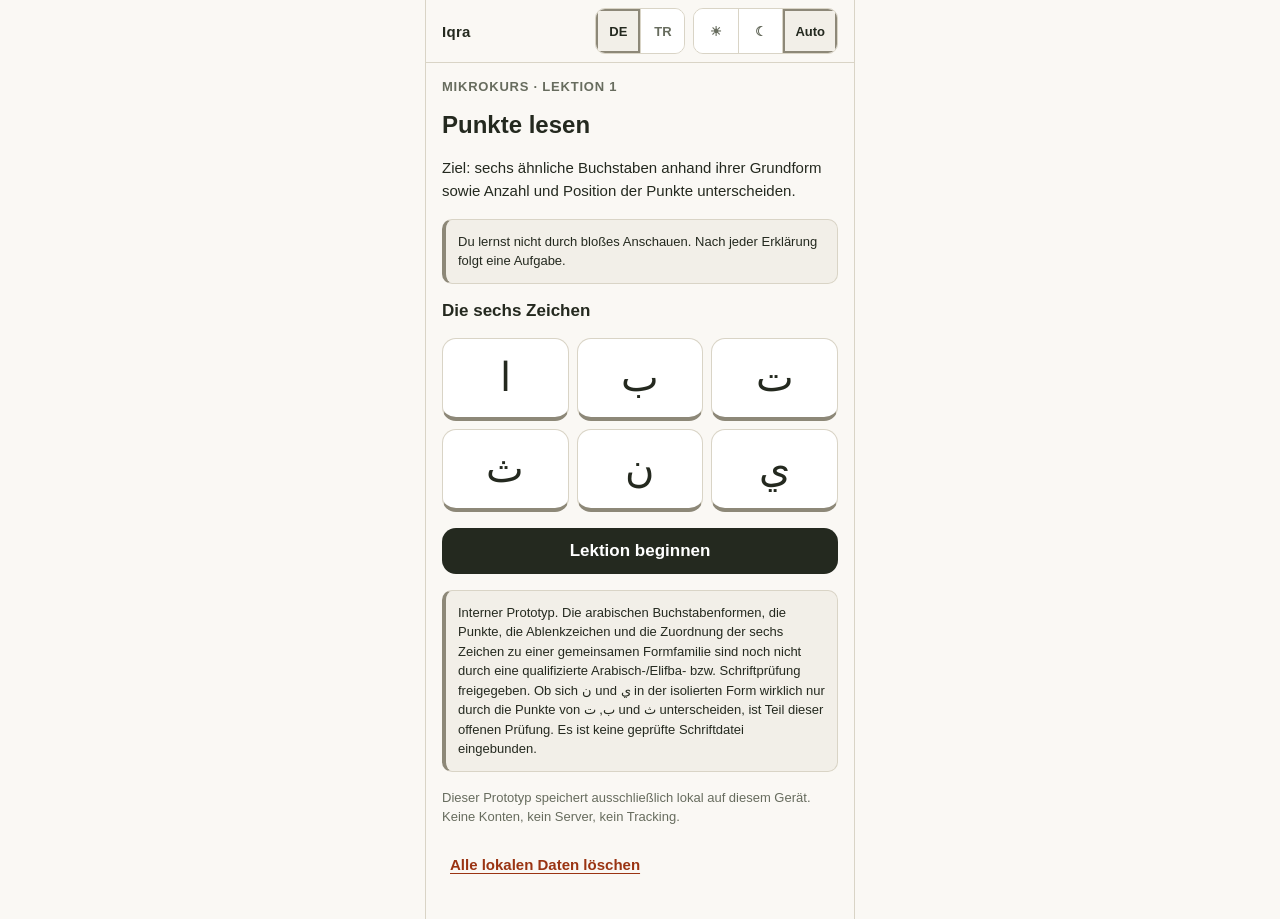
<file: index.html>
<!DOCTYPE html>
<html lang="de">
<head>
<meta charset="UTF-8">
<meta name="viewport" content="width=device-width, initial-scale=1, viewport-fit=cover">
<title>Iqra – Mikrokurs: Punkte unterscheiden</title>
<link rel="stylesheet" href="styles.css">
</head>
<body>
<div class="app-shell" id="app-shell">

  <header class="topbar">
    <p class="topbar-brand">Iqra</p>
    <button class="link-btn" id="btn-to-overview" hidden data-i18n="common.overview">Übersicht</button>
    <div class="seg" id="seg-lang" role="group" aria-label="Sprache / Dil">
      <button class="seg-btn" data-lang="de" aria-pressed="true">DE</button>
      <button class="seg-btn" data-lang="tr" aria-pressed="false">TR</button>
    </div>
    <div class="seg" id="seg-theme" role="group" aria-label="Theme">
      <button class="seg-btn" data-theme-choice="light" aria-pressed="false" data-i18n="theme.light" data-i18n-attr="aria-label" aria-label="Hell">☀</button>
      <button class="seg-btn" data-theme-choice="dark" aria-pressed="false" data-i18n="theme.dark" data-i18n-attr="aria-label" aria-label="Dunkel">☾</button>
      <button class="seg-btn" data-theme-choice="system" aria-pressed="true" data-i18n="theme.system" data-i18n-attr="aria-label" aria-label="System">Auto</button>
    </div>
  </header>

  <!-- ================= 1) Start und Lernziel ================= -->
  <section class="view active" id="view-start">
    <div class="screen">

      <div class="banner" id="nextday-offer" hidden>
        <p class="section-title" data-i18n="nextday.offerTitle">Deine Folgeprüfung ist bereit.</p>
        <p class="muted-text" data-i18n="nextday.offerText">Kurzer Block mit den Zeichen, die zuletzt am wenigsten saßen. Kein Streak, keine Strafe.</p>
        <button class="btn btn-primary" id="btn-open-nextday" data-i18n="nextday.offerCta">Folgeprüfung starten</button>
      </div>

      <p class="eyebrow" data-i18n="start.eyebrow">Mikrokurs · Lektion 1</p>
      <h1 class="view-title" data-i18n="start.title">Punkte lesen</h1>
      <p class="body-text" data-i18n="start.goal">Ziel: sechs ähnliche Buchstaben anhand ihrer Grundform sowie Anzahl und Position der Punkte unterscheiden.</p>
      <p class="notice" data-i18n="start.method">Du lernst nicht durch bloßes Anschauen. Nach jeder Erklärung folgt eine Aufgabe.</p>

      <h2 class="section-title" data-i18n="start.setTitle">Die sechs Zeichen</h2>
      <div class="letter-cards" id="start-cards"></div>

      <button class="btn btn-primary" id="btn-start-lesson" data-i18n="start.cta">Lektion beginnen</button>
      <button class="btn btn-secondary" id="btn-restart-lesson" hidden data-i18n="start.restart">Lektion neu beginnen</button>

      <p class="notice" id="review-notice" data-i18n="notice.review">Interner Prototyp. Die arabischen Buchstabenformen, die Punkte, die Ablenkzeichen und die Zuordnung der sechs Zeichen zu einer gemeinsamen Formfamilie sind noch nicht durch eine qualifizierte Arabisch-/Elifba- bzw. Schriftprüfung freigegeben. Ob sich ن und ي in der isolierten Form wirklich nur durch die Punkte von ب, ت und ث unterscheiden, ist Teil dieser offenen Prüfung. Es ist keine geprüfte Schriftdatei eingebunden.</p>
      <p class="fine-print" id="storage-warning" hidden data-i18n="notice.noStorage">Dieses Gerät speichert gerade nichts lokal. Ein Ergebnis für morgen kann deshalb nicht zugesagt werden.</p>
      <p class="fine-print" data-i18n="notice.privacy">Dieser Prototyp speichert ausschließlich lokal auf diesem Gerät. Keine Konten, kein Server, kein Tracking.</p>
      <button class="link-btn link-btn-danger" id="btn-clear-data" data-i18n="notice.clear">Alle lokalen Daten löschen</button>
    </div>
  </section>

  <!-- ================= 2) Vorcheck ================= -->
  <section class="view" id="view-precheck">
    <div class="screen">
      <p class="eyebrow" data-i18n="precheck.eyebrow">Vorcheck</p>
      <div class="meter">
        <div class="meter-track"><div class="meter-fill" id="precheck-fill"></div></div>
        <span class="meter-label" id="precheck-count"></span>
      </div>
      <p class="fine-print" data-i18n="precheck.note">Ohne Rückmeldung – der Vorcheck passt nur den Einstieg an.</p>
      <div class="act">
        <h2 class="section-title" id="precheck-prompt"></h2>
        <div id="precheck-task"></div>
      </div>
      <button class="btn btn-secondary" id="btn-precheck-unknown" data-i18n="precheck.unknown">Weiß ich nicht</button>
    </div>
  </section>

  <!-- ================= 3) Interaktive Lernbühne ================= -->
  <section class="view" id="view-stage">
    <div class="screen">
      <p class="eyebrow" id="stage-section-label"></p>
      <div class="meter">
        <div class="meter-track"><div class="meter-fill" id="stage-fill"></div></div>
        <span class="meter-label" id="stage-count"></span>
      </div>

      <div class="stage" id="stage-area">
        <div class="glyph-row arabic" id="stage-char" dir="rtl" lang="ar" translate="no"></div>
        <p class="stage-caption" id="stage-caption"></p>
      </div>

      <div class="act" id="stage-act">
        <p class="act-label" data-i18n="stage.actLabel">Jetzt du</p>
        <h2 class="section-title" id="stage-prompt"></h2>
        <div id="stage-action"></div>
        <p class="feedback" id="stage-feedback" role="status" aria-live="polite" hidden></p>
      </div>

      <button class="btn btn-primary" id="btn-stage-next" data-i18n="common.next">Weiter</button>
    </div>
  </section>

  <!-- ================= 4) Adaptive Übung / Challenge / Auflösung ================= -->
  <section class="view" id="view-practice">
    <div class="screen">
      <p class="eyebrow" id="practice-mode-label"></p>
      <div class="meter">
        <div class="meter-track"><div class="meter-fill" id="practice-fill"></div></div>
        <span class="meter-label" id="practice-count"></span>
      </div>
      <p class="levelbar" id="practice-levels"></p>
      <div class="act">
        <h2 class="section-title" id="practice-prompt"></h2>
        <div id="practice-task"></div>
        <p class="feedback" id="practice-feedback" role="status" aria-live="polite" hidden></p>
      </div>
      <button class="btn btn-primary" id="btn-practice-action"></button>
    </div>
  </section>

  <!-- ================= 5) Ergebnis ================= -->
  <section class="view" id="view-result">
    <div class="screen">
      <p class="eyebrow" data-i18n="result.eyebrow">Ergebnis</p>
      <h2 class="view-title" id="result-title" tabindex="-1"></h2>
      <p class="body-text" id="result-lead"></p>
      <div class="result-summary" id="result-summary" hidden>
        <p class="section-title" id="result-weakest"></p>
        <p class="body-text" id="result-next"></p>
      </div>
      <div class="result-list" id="result-list"></div>
      <p class="muted-text" id="result-errors"></p>
      <p class="fine-print" id="result-precheck"></p>
      <p class="notice" id="result-nextday"></p>
      <button class="btn btn-primary" id="btn-result-home" data-i18n="result.cta">Zur Übersicht</button>
    </div>
  </section>

  <!-- ================= 6) Folgetagsprüfung ================= -->
  <section class="view" id="view-nextday">
    <div class="screen">
      <p class="eyebrow" data-i18n="nextday.eyebrow">Folgeprüfung</p>
      <div class="meter">
        <div class="meter-track"><div class="meter-fill" id="nextday-fill"></div></div>
        <span class="meter-label" id="nextday-count"></span>
      </div>
      <div class="act">
        <h2 class="section-title" id="nextday-prompt"></h2>
        <div id="nextday-task"></div>
        <p class="feedback" id="nextday-feedback" role="status" aria-live="polite" hidden></p>
      </div>
      <button class="btn btn-primary" id="btn-nextday-action"></button>
    </div>
  </section>

</div>
<script src="app.js"></script>
</body>
</html>
</file>
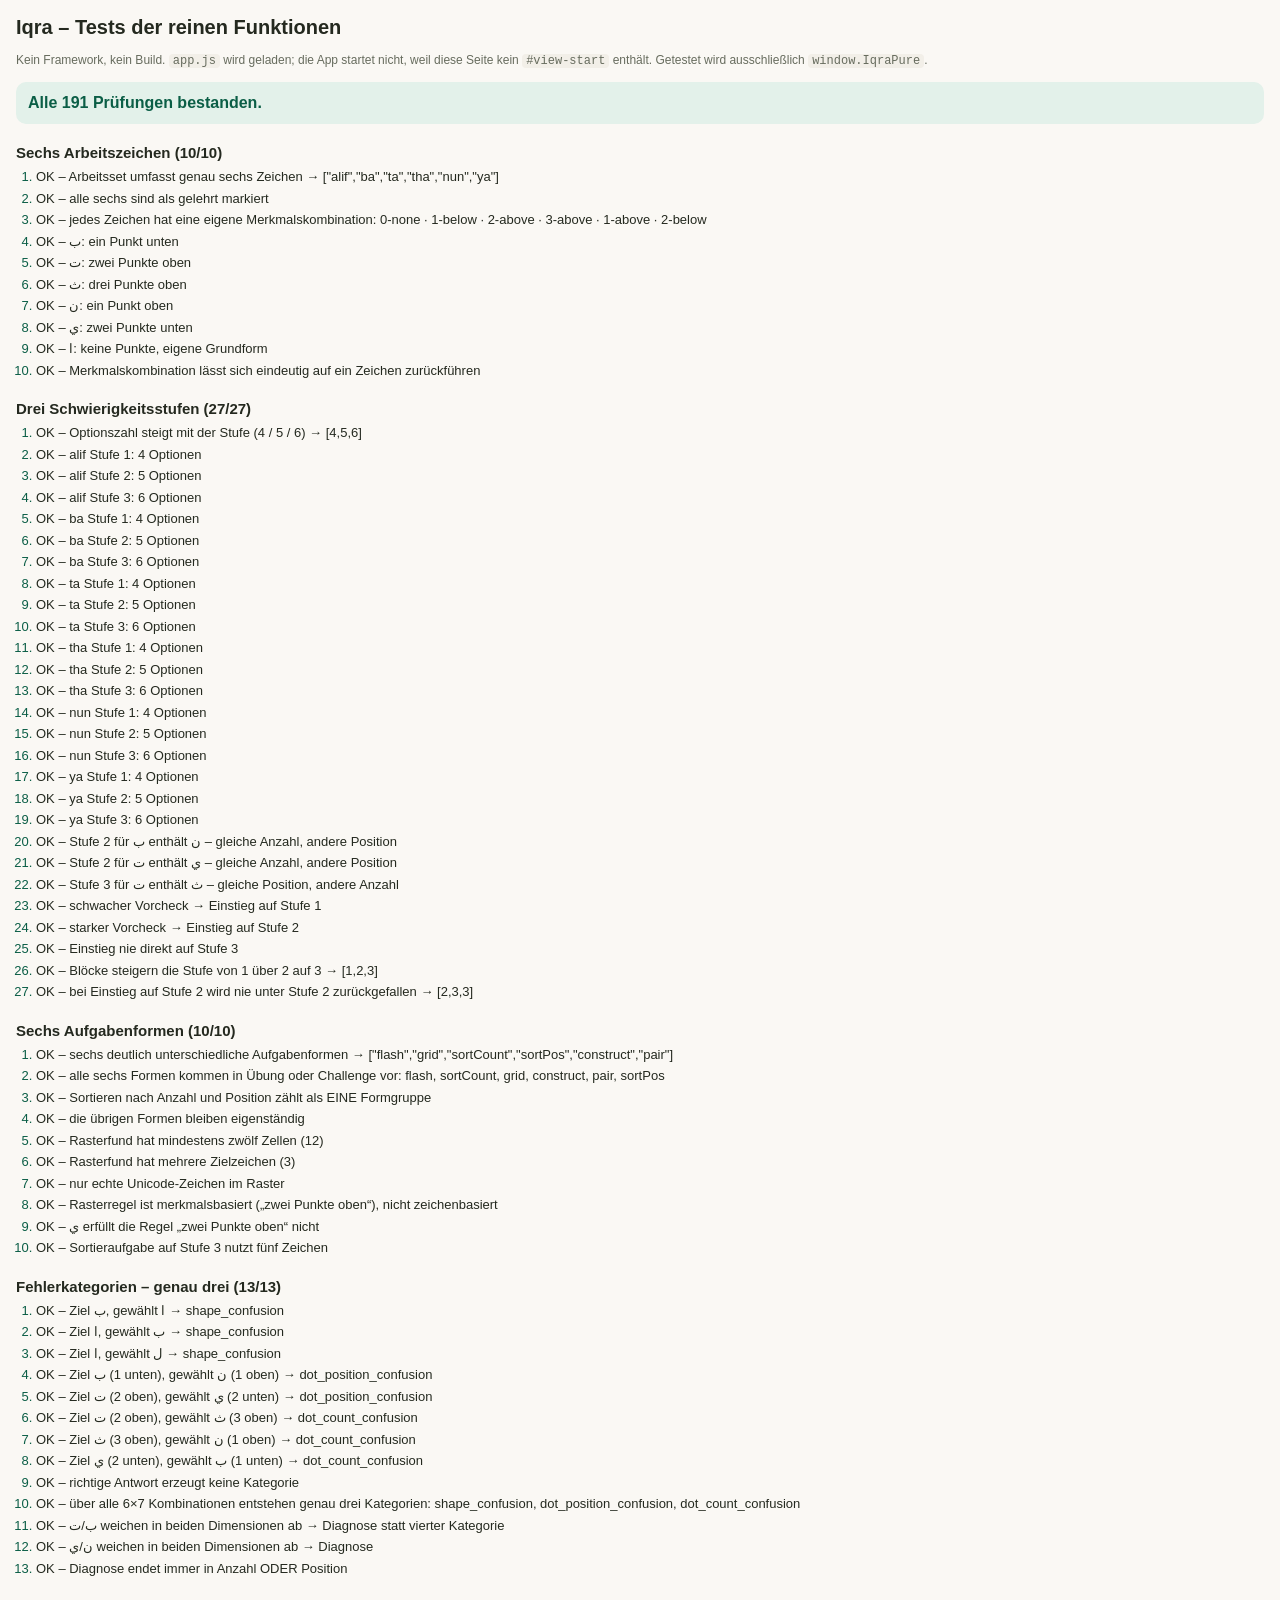
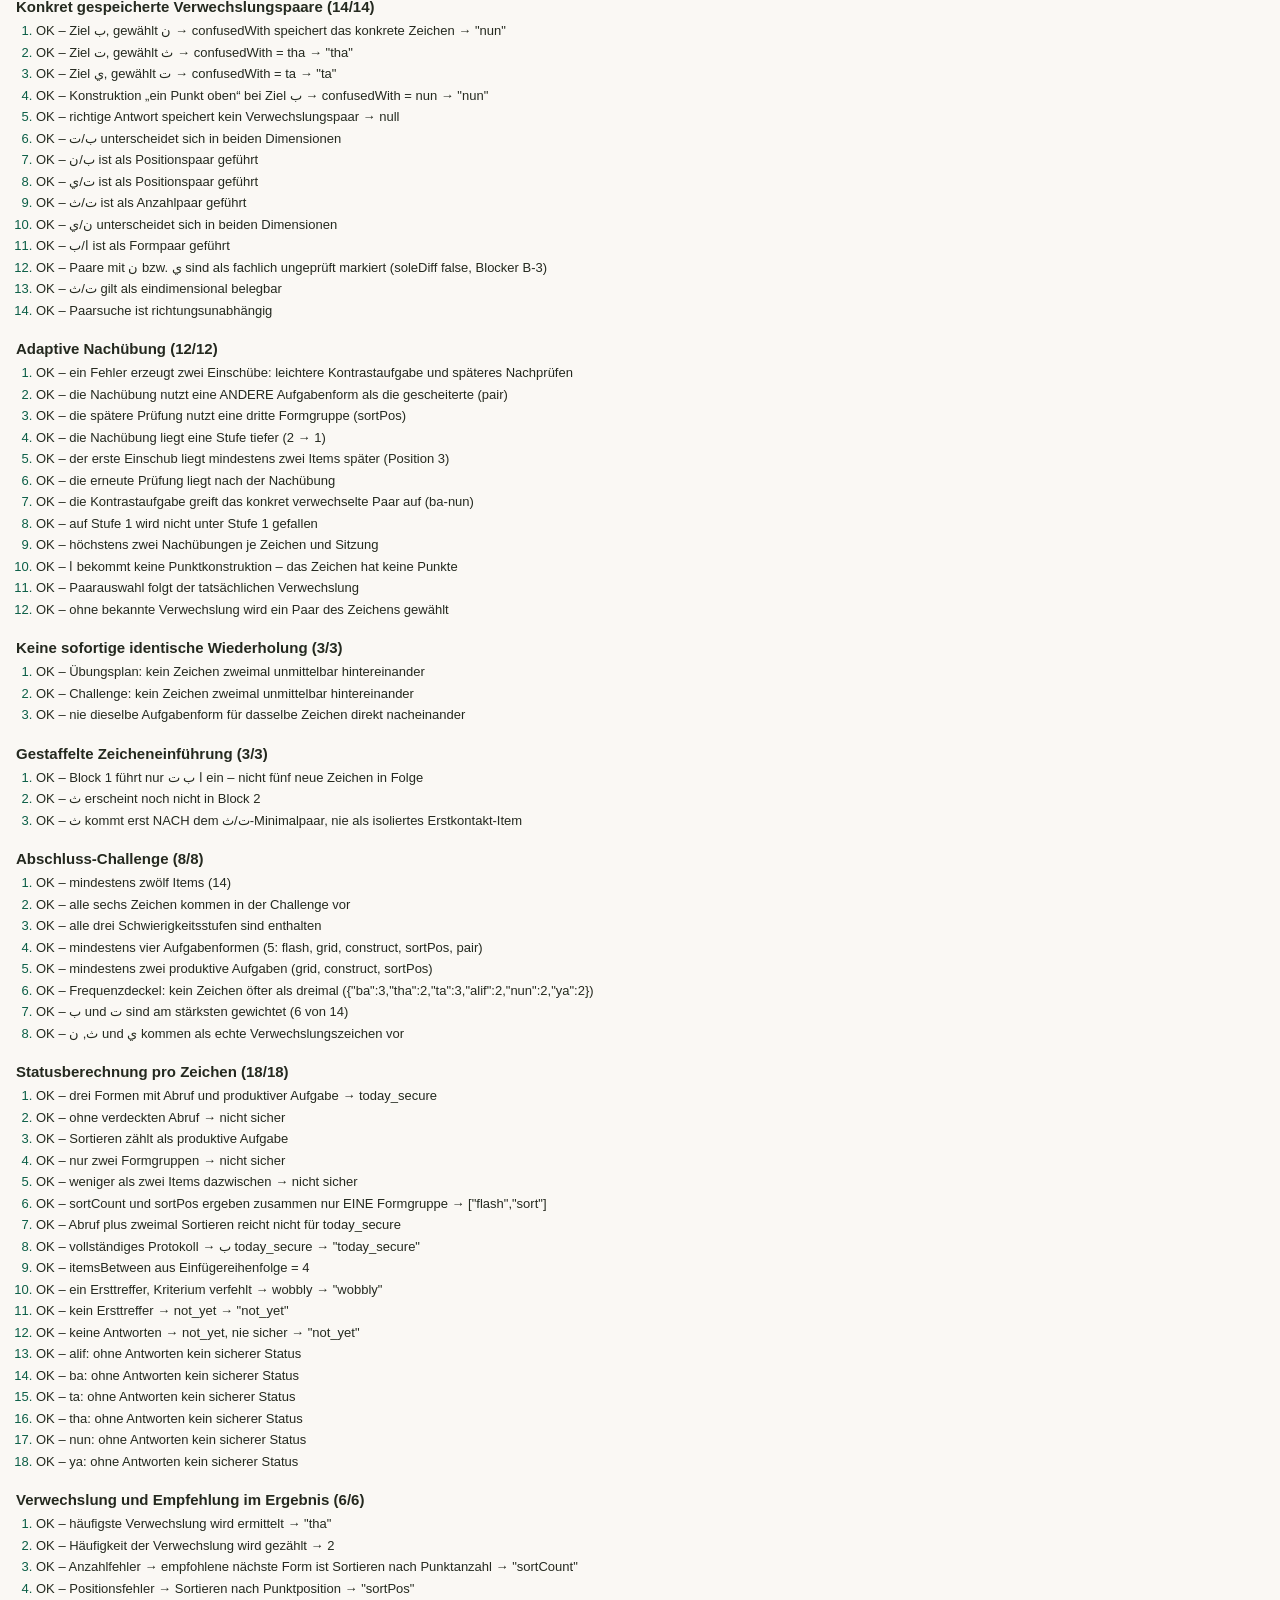
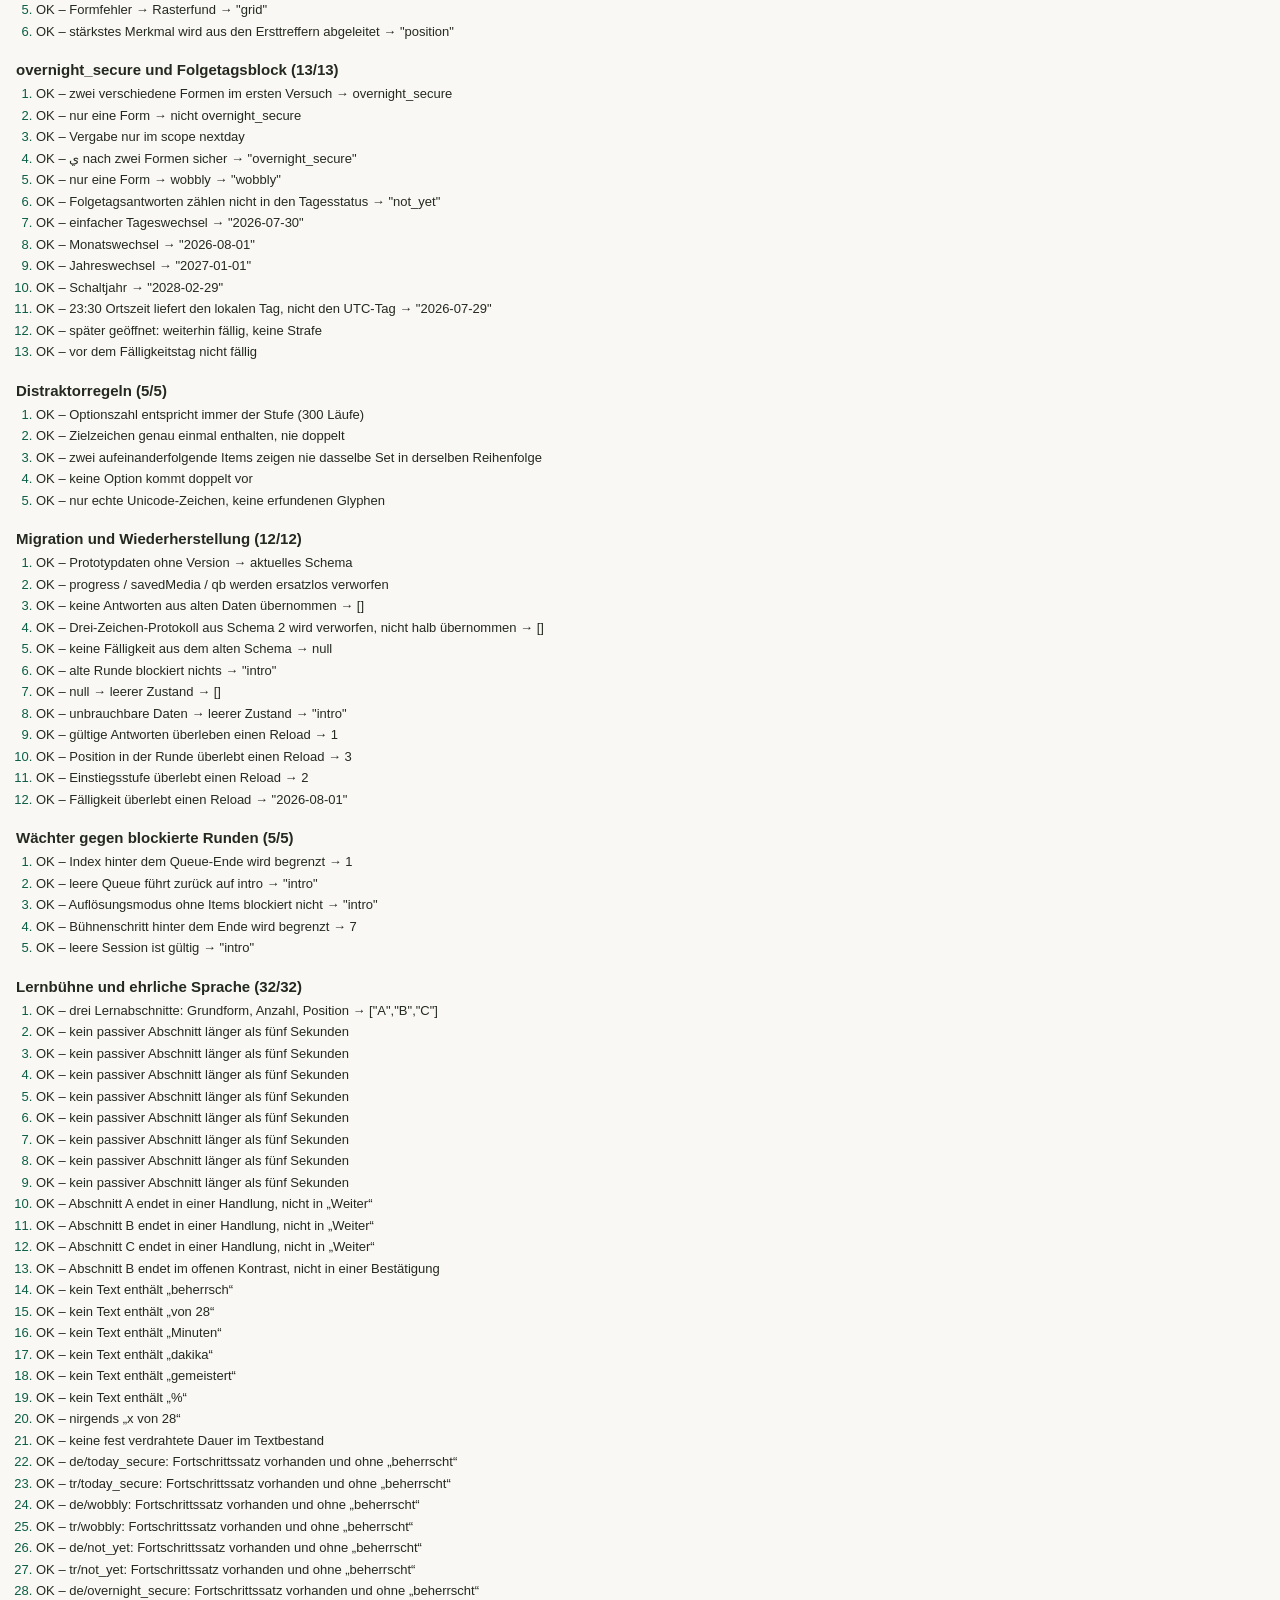
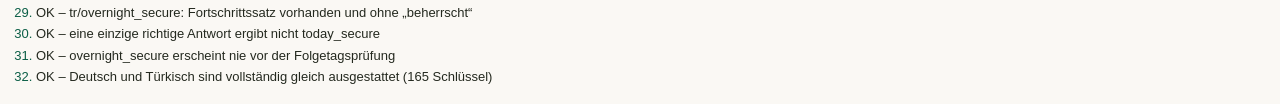
<file: tests.html>
<!DOCTYPE html>
<html lang="de">
<head>
<meta charset="UTF-8">
<meta name="viewport" content="width=device-width, initial-scale=1">
<title>Iqra – Tests der reinen Funktionen</title>
<style>
  body { font-family: -apple-system, BlinkMacSystemFont, "Segoe UI", Roboto, Helvetica, Arial, sans-serif;
         margin: 0; padding: 16px; background: #faf8f4; color: #24291f; }
  h1 { font-size: 20px; margin: 0 0 4px; }
  #summary { font-size: 16px; font-weight: 700; padding: 12px; border-radius: 10px; margin: 12px 0; }
  .pass { background: #e3f1ea; color: #0b5e46; }
  .fail { background: #f6ebe4; color: #9a3412; }
  h2 { font-size: 15px; margin: 20px 0 6px; }
  ol { margin: 0; padding-left: 20px; }
  li { font-size: 13px; line-height: 1.5; margin: 2px 0; }
  li.ok::marker { color: #0b5e46; }
  li.no { color: #9a3412; font-weight: 700; }
  code { background: #f2efe8; padding: 0 4px; border-radius: 4px; }
  p.note { font-size: 12px; color: #676c5e; line-height: 1.5; }
</style>
</head>
<body>
<h1>Iqra – Tests der reinen Funktionen</h1>
<p class="note">Kein Framework, kein Build. <code>app.js</code> wird geladen; die App startet nicht, weil
diese Seite kein <code>#view-start</code> enthält. Getestet wird ausschließlich <code>window.IqraPure</code>.</p>
<div id="summary">läuft …</div>
<div id="results"></div>

<script src="app.js"></script>
<script>
(function () {
  "use strict";
  var P = window.IqraPure;
  var groups = [], current = null, total = 0, failed = 0;

  function group(name) { current = { name: name, items: [] }; groups.push(current); }
  function ok(cond, label) { total++; if (!cond) failed++; current.items.push({ ok: !!cond, label: label }); }
  function eq(a, b, label) { ok(JSON.stringify(a) === JSON.stringify(b), label + "  → " + JSON.stringify(a)); }

  function answer(o) {
    return {
      letterId: o.letterId, taskType: o.taskType || "flash", pickKind: o.pickKind || "glyph",
      picked: o.picked, correct: !!o.correct, targetSet: o.targetSet
    };
  }
  function cls(o) { return P.classifyError(answer(o)); }
  function cat(o) { return cls(o).category; }

  function A(letterId, taskType, correct, firstTry, qid, scope, extra) {
    var a = { qid: qid, letterId: letterId, taskType: taskType, correct: correct,
              firstTry: firstTry, scope: scope || "today", level: 1, picked: "x",
              attemptNo: firstTry ? 1 : 2, ts: 0 };
    if (extra) for (var k in extra) if (Object.prototype.hasOwnProperty.call(extra, k)) a[k] = extra[k];
    return a;
  }

  /* ---------------------------------------------------------------- 1 */
  group("Sechs Arbeitszeichen");

  eq(P.TARGETS, ["alif", "ba", "ta", "tha", "nun", "ya"], "Arbeitsset umfasst genau sechs Zeichen");
  ok(P.TARGETS.every(function (id) { return P.GLYPHS[id] && P.GLYPHS[id].taught; }),
     "alle sechs sind als gelehrt markiert");
  var traits = P.TARGETS.map(function (id) { return P.traitCodeOf(id); });
  ok(new Set(traits).size === 6, "jedes Zeichen hat eine eigene Merkmalskombination: " + traits.join(" · "));
  ok(P.GLYPHS.ba.dots === 1 && P.GLYPHS.ba.pos === "below", "ب: ein Punkt unten");
  ok(P.GLYPHS.ta.dots === 2 && P.GLYPHS.ta.pos === "above", "ت: zwei Punkte oben");
  ok(P.GLYPHS.tha.dots === 3 && P.GLYPHS.tha.pos === "above", "ث: drei Punkte oben");
  ok(P.GLYPHS.nun.dots === 1 && P.GLYPHS.nun.pos === "above", "ن: ein Punkt oben");
  ok(P.GLYPHS.ya.dots === 2 && P.GLYPHS.ya.pos === "below", "ي: zwei Punkte unten");
  ok(P.GLYPHS.alif.dots === 0 && P.GLYPHS.alif.rasm === "stroke", "ا: keine Punkte, eigene Grundform");
  ok(P.letterByTrait(1, "above") === "nun" && P.letterByTrait(2, "below") === "ya",
     "Merkmalskombination lässt sich eindeutig auf ein Zeichen zurückführen");

  /* ---------------------------------------------------------------- 2 */
  group("Drei Schwierigkeitsstufen");

  var levelSizes = [1, 2, 3].map(function (lv) { return P.buildDistractors("ba", lv).length; });
  eq(levelSizes, [4, 5, 6], "Optionszahl steigt mit der Stufe (4 / 5 / 6)");
  P.TARGETS.forEach(function (id) {
    [1, 2, 3].forEach(function (lv) {
      var d = P.buildDistractors(id, lv);
      ok(d.length === lv + 3, id + " Stufe " + lv + ": " + d.length + " Optionen");
    });
  });
  ok(P.DISTRACTORS.ba[2].indexOf("nun") !== -1,
     "Stufe 2 für ب enthält ن – gleiche Anzahl, andere Position");
  ok(P.DISTRACTORS.ta[2].indexOf("ya") !== -1,
     "Stufe 2 für ت enthält ي – gleiche Anzahl, andere Position");
  ok(P.DISTRACTORS.ta[3].indexOf("tha") !== -1,
     "Stufe 3 für ت enthält ث – gleiche Position, andere Anzahl");
  ok(P.startLevelFrom([{ correct: false }, { correct: false }, { correct: false },
                       { correct: false }, { correct: false }, { correct: false }]) === 1,
     "schwacher Vorcheck → Einstieg auf Stufe 1");
  ok(P.startLevelFrom([{ correct: true }, { correct: true }, { correct: true },
                       { correct: true }, { correct: true }, { correct: true }]) === 2,
     "starker Vorcheck → Einstieg auf Stufe 2");
  ok(P.startLevelFrom([{ correct: true }, { correct: true }, { correct: true },
                       { correct: true }, { correct: true }, { correct: true }]) !== 3,
     "Einstieg nie direkt auf Stufe 3");
  eq([P.levelForBlock(1, 1), P.levelForBlock(2, 1), P.levelForBlock(3, 1)], [1, 2, 3],
     "Blöcke steigern die Stufe von 1 über 2 auf 3");
  eq([P.levelForBlock(1, 2), P.levelForBlock(2, 2), P.levelForBlock(3, 2)], [2, 3, 3],
     "bei Einstieg auf Stufe 2 wird nie unter Stufe 2 zurückgefallen");

  /* ---------------------------------------------------------------- 3 */
  group("Sechs Aufgabenformen");

  eq(P.TASK_TYPES, ["flash", "grid", "sortCount", "sortPos", "construct", "pair"],
     "sechs deutlich unterschiedliche Aufgabenformen");
  var allSpecs = P.PRACTICE_PLAN.concat(P.CHALLENGE_PLAN);
  var usedForms = [];
  allSpecs.forEach(function (s) { if (usedForms.indexOf(s.taskType) === -1) usedForms.push(s.taskType); });
  ok(usedForms.length === 6, "alle sechs Formen kommen in Übung oder Challenge vor: " + usedForms.join(", "));
  ok(P.formGroup("sortCount") === "sort" && P.formGroup("sortPos") === "sort",
     "Sortieren nach Anzahl und Position zählt als EINE Formgruppe");
  ok(P.formGroup("flash") === "flash" && P.formGroup("construct") === "construct",
     "die übrigen Formen bleiben eigenständig");

  var g12 = P.buildGrid("ta", 2);
  ok(g12.cells.length === 12, "Rasterfund hat mindestens zwölf Zellen (" + g12.cells.length + ")");
  var hits = g12.cells.filter(function (c) { return P.matchesRule(c, g12.rule); });
  ok(hits.length >= 2, "Rasterfund hat mehrere Zielzeichen (" + hits.length + ")");
  ok(g12.cells.every(function (c) { return !!P.GLYPHS[c]; }), "nur echte Unicode-Zeichen im Raster");
  ok(P.gridRuleFor("ta").key === "rule.2-above",
     "Rasterregel ist merkmalsbasiert („zwei Punkte oben“), nicht zeichenbasiert");
  ok(P.matchesRule("ta", P.gridRuleFor("ta")) && !P.matchesRule("ya", P.gridRuleFor("ta")),
     "ي erfüllt die Regel „zwei Punkte oben“ nicht");
  ok(P.buildSortItem("sortCount", 3).length === 5, "Sortieraufgabe auf Stufe 3 nutzt fünf Zeichen");

  /* ---------------------------------------------------------------- 4 */
  group("Fehlerkategorien – genau drei");

  ok(cat({ letterId: "ba", picked: "ا" }) === "shape_confusion", "Ziel ب, gewählt ا → shape_confusion");
  ok(cat({ letterId: "alif", picked: "ب" }) === "shape_confusion", "Ziel ا, gewählt ب → shape_confusion");
  ok(cat({ letterId: "alif", picked: "ل" }) === "shape_confusion", "Ziel ا, gewählt ل → shape_confusion");
  ok(cat({ letterId: "ba", picked: "ن" }) === "dot_position_confusion",
     "Ziel ب (1 unten), gewählt ن (1 oben) → dot_position_confusion");
  ok(cat({ letterId: "ta", picked: "ي" }) === "dot_position_confusion",
     "Ziel ت (2 oben), gewählt ي (2 unten) → dot_position_confusion");
  ok(cat({ letterId: "ta", picked: "ث" }) === "dot_count_confusion",
     "Ziel ت (2 oben), gewählt ث (3 oben) → dot_count_confusion");
  ok(cat({ letterId: "tha", picked: "ن" }) === "dot_count_confusion",
     "Ziel ث (3 oben), gewählt ن (1 oben) → dot_count_confusion");
  ok(cat({ letterId: "ya", picked: "ب" }) === "dot_count_confusion",
     "Ziel ي (2 unten), gewählt ب (1 unten) → dot_count_confusion");
  ok(cat({ letterId: "ba", picked: "ب", correct: true }) === null, "richtige Antwort erzeugt keine Kategorie");

  var seen = [];
  P.TARGETS.forEach(function (target) {
    P.TARGETS.concat(["lam", "dal"]).forEach(function (pick) {
      if (pick === target) return;
      var c = cat({ letterId: target, picked: P.GLYPHS[pick].char });
      if (c && seen.indexOf(c) === -1) seen.push(c);
    });
  });
  ok(seen.length === 3 && seen.indexOf("shape_confusion") !== -1 &&
     seen.indexOf("dot_count_confusion") !== -1 && seen.indexOf("dot_position_confusion") !== -1,
     "über alle 6×7 Kombinationen entstehen genau drei Kategorien: " + seen.join(", "));

  ok(cat({ letterId: "ba", picked: "ت" }) === null && cls({ letterId: "ba", picked: "ت" }).needsDiagnosis,
     "ب/ت weichen in beiden Dimensionen ab → Diagnose statt vierter Kategorie");
  ok(cat({ letterId: "nun", picked: "ي" }) === null && cls({ letterId: "nun", picked: "ي" }).needsDiagnosis,
     "ن/ي weichen in beiden Dimensionen ab → Diagnose");
  ok(["dot_count_confusion", "dot_position_confusion"].indexOf(P.resolveDiagnosis(true)) !== -1 &&
     ["dot_count_confusion", "dot_position_confusion"].indexOf(P.resolveDiagnosis(false)) !== -1,
     "Diagnose endet immer in Anzahl ODER Position");

  /* ---------------------------------------------------------------- 5 */
  group("Konkret gespeicherte Verwechslungspaare");

  eq(cls({ letterId: "ba", picked: "ن" }).confusedWith, "nun",
     "Ziel ب, gewählt ن → confusedWith speichert das konkrete Zeichen");
  eq(cls({ letterId: "ta", picked: "ث" }).confusedWith, "tha", "Ziel ت, gewählt ث → confusedWith = tha");
  eq(cls({ letterId: "ya", picked: "ت" }).confusedWith, "ta", "Ziel ي, gewählt ت → confusedWith = ta");
  eq(cls({ letterId: "ba", taskType: "construct", pickKind: "trait", picked: "1-above" }).confusedWith, "nun",
     "Konstruktion „ein Punkt oben“ bei Ziel ب → confusedWith = nun");
  eq(cls({ letterId: "ba", picked: "ب", correct: true }).confusedWith, null,
     "richtige Antwort speichert kein Verwechslungspaar");

  var pairsFound = [];
  P.MINIMAL_PAIRS.forEach(function (p) { pairsFound.push(P.pairKey(p.a, p.b) + ":" + p.dim); });
  ok(P.findPair("ba", "ta").dim === "both", "ب/ت unterscheidet sich in beiden Dimensionen");
  ok(P.findPair("ba", "nun").dim === "position", "ب/ن ist als Positionspaar geführt");
  ok(P.findPair("ta", "ya").dim === "position", "ت/ي ist als Positionspaar geführt");
  ok(P.findPair("ta", "tha").dim === "count", "ت/ث ist als Anzahlpaar geführt");
  ok(P.findPair("nun", "ya").dim === "both", "ن/ي unterscheidet sich in beiden Dimensionen");
  ok(P.findPair("alif", "ba").dim === "shape", "ا/ب ist als Formpaar geführt");
  ok(P.findPair("ba", "nun").soleDiff === false && P.findPair("ta", "ya").soleDiff === false,
     "Paare mit ن bzw. ي sind als fachlich ungeprüft markiert (soleDiff false, Blocker B-3)");
  ok(P.findPair("ta", "tha").soleDiff === true, "ت/ث gilt als eindimensional belegbar");
  ok(P.findPair("ba", "ta") === P.findPair("ta", "ba"), "Paarsuche ist richtungsunabhängig");

  /* ---------------------------------------------------------------- 6 */
  group("Adaptive Nachübung");

  var q = [{ letterId: "ba", taskType: "flash" }, { letterId: "ta", taskType: "grid" },
           { letterId: "nun", taskType: "flash" }, { letterId: "ya", taskType: "construct" },
           { letterId: "tha", taskType: "flash" }, { letterId: "ba", taskType: "grid" },
           { letterId: "ta", taskType: "flash" }, { letterId: "alif", taskType: "grid" }];
  var rem = P.planRemediation(q, 0, { letterId: "ba", taskType: "flash", level: 2, confusedWith: "nun" }, {});
  ok(rem.added.length === 2, "ein Fehler erzeugt zwei Einschübe: leichtere Kontrastaufgabe und späteres Nachprüfen");
  ok(rem.added[0].spec.taskType !== "flash",
     "die Nachübung nutzt eine ANDERE Aufgabenform als die gescheiterte (" + rem.added[0].spec.taskType + ")");
  ok(rem.added[1] && rem.added[1].spec.taskType !== "flash" &&
     P.formGroup(rem.added[1].spec.taskType) !== P.formGroup(rem.added[0].spec.taskType),
     "die spätere Prüfung nutzt eine dritte Formgruppe (" + rem.added[1].spec.taskType + ")");
  ok(rem.added[0].spec.level === 1, "die Nachübung liegt eine Stufe tiefer (2 → 1)");
  ok(rem.added[0].at >= 3, "der erste Einschub liegt mindestens zwei Items später (Position " + rem.added[0].at + ")");
  ok(rem.added[1].at > rem.added[0].at, "die erneute Prüfung liegt nach der Nachübung");
  ok(rem.added[0].spec.pair === "ba-nun",
     "die Kontrastaufgabe greift das konkret verwechselte Paar auf (" + rem.added[0].spec.pair + ")");

  var rem1 = P.planRemediation(q, 0, { letterId: "ba", taskType: "flash", level: 1 }, {});
  ok(rem1.added[0].spec.level === 1, "auf Stufe 1 wird nicht unter Stufe 1 gefallen");
  var remCap = P.planRemediation(q, 0, { letterId: "ba", taskType: "flash", level: 2 }, { ba: 2 });
  ok(remCap.added.length === 0, "höchstens zwei Nachübungen je Zeichen und Sitzung");
  var remAlif = P.planRemediation(q, 0, { letterId: "alif", taskType: "grid", level: 2 }, {});
  ok(remAlif.added.every(function (a) { return a.spec.taskType !== "construct"; }),
     "ا bekommt keine Punktkonstruktion – das Zeichen hat keine Punkte");
  ok(P.pickPairFor("ta", "tha") === "ta-tha", "Paarauswahl folgt der tatsächlichen Verwechslung");
  ok(P.pickPairFor("ya", null).indexOf("ya") !== -1, "ohne bekannte Verwechslung wird ein Paar des Zeichens gewählt");

  group("Keine sofortige identische Wiederholung");
  var adj = true, adjAt = -1;
  for (var i = 1; i < P.PRACTICE_PLAN.length; i++) {
    if (P.PRACTICE_PLAN[i].letterId === P.PRACTICE_PLAN[i - 1].letterId) { adj = false; adjAt = i; }
  }
  ok(adj, "Übungsplan: kein Zeichen zweimal unmittelbar hintereinander" + (adj ? "" : " (Position " + adjAt + ")"));
  var adjC = true;
  for (i = 1; i < P.CHALLENGE_PLAN.length; i++) {
    if (P.CHALLENGE_PLAN[i].letterId === P.CHALLENGE_PLAN[i - 1].letterId) adjC = false;
  }
  ok(adjC, "Challenge: kein Zeichen zweimal unmittelbar hintereinander");
  var sameTask = true;
  for (i = 1; i < P.PRACTICE_PLAN.length; i++) {
    if (P.PRACTICE_PLAN[i].letterId === P.PRACTICE_PLAN[i - 1].letterId &&
        P.PRACTICE_PLAN[i].taskType === P.PRACTICE_PLAN[i - 1].taskType) sameTask = false;
  }
  ok(sameTask, "nie dieselbe Aufgabenform für dasselbe Zeichen direkt nacheinander");

  group("Gestaffelte Zeicheneinführung");
  var block1 = P.PRACTICE_PLAN.filter(function (s) { return s.block === 1; }).map(function (s) { return s.letterId; });
  ok(block1.every(function (l) { return ["alif", "ba", "ta"].indexOf(l) !== -1; }),
     "Block 1 führt nur ا ب ت ein – nicht fünf neue Zeichen in Folge");
  var block2 = P.PRACTICE_PLAN.filter(function (s) { return s.block === 2; }).map(function (s) { return s.letterId; });
  ok(block2.indexOf("tha") === -1, "ث erscheint noch nicht in Block 2");
  var idxPairTaTha = -1, idxThaSolo = -1;
  P.PRACTICE_PLAN.forEach(function (s, k) {
    if (s.taskType === "pair" && s.pair === "ta-tha" && idxPairTaTha === -1) idxPairTaTha = k;
    if (s.letterId === "tha" && idxThaSolo === -1) idxThaSolo = k;
  });
  ok(idxPairTaTha !== -1 && idxPairTaTha < idxThaSolo,
     "ث kommt erst NACH dem ت/ث-Minimalpaar, nie als isoliertes Erstkontakt-Item");

  /* ---------------------------------------------------------------- 7 */
  group("Abschluss-Challenge");

  ok(P.CHALLENGE_PLAN.length >= 12, "mindestens zwölf Items (" + P.CHALLENGE_PLAN.length + ")");
  var chLetters = [];
  P.CHALLENGE_PLAN.forEach(function (s) { if (chLetters.indexOf(s.letterId) === -1) chLetters.push(s.letterId); });
  ok(chLetters.length === 6, "alle sechs Zeichen kommen in der Challenge vor");
  var chLevels = [];
  P.CHALLENGE_PLAN.forEach(function (s) { if (chLevels.indexOf(s.level) === -1) chLevels.push(s.level); });
  ok(chLevels.sort().join(",") === "1,2,3", "alle drei Schwierigkeitsstufen sind enthalten");
  var chForms = [];
  P.CHALLENGE_PLAN.forEach(function (s) { if (chForms.indexOf(s.taskType) === -1) chForms.push(s.taskType); });
  ok(chForms.length >= 4, "mindestens vier Aufgabenformen (" + chForms.length + ": " + chForms.join(", ") + ")");
  var productive = chForms.filter(function (f) {
    return ["grid", "sortCount", "sortPos", "construct"].indexOf(f) !== -1;
  });
  ok(productive.length >= 2, "mindestens zwei produktive Aufgaben (" + productive.join(", ") + ")");
  var freq = {};
  P.CHALLENGE_PLAN.forEach(function (s) { freq[s.letterId] = (freq[s.letterId] || 0) + 1; });
  var maxFreq = 0;
  for (var l in freq) if (Object.prototype.hasOwnProperty.call(freq, l) && freq[l] > maxFreq) maxFreq = freq[l];
  ok(maxFreq <= 3, "Frequenzdeckel: kein Zeichen öfter als dreimal (" + JSON.stringify(freq) + ")");
  ok(freq.ba + freq.ta > freq.tha + freq.nun + freq.ya - 1,
     "ب und ت sind am stärksten gewichtet (" + (freq.ba + freq.ta) + " von " + P.CHALLENGE_PLAN.length + ")");
  ok(freq.tha >= 1 && freq.nun >= 1 && freq.ya >= 1,
     "ث, ن und ي kommen als echte Verwechslungszeichen vor");

  /* ---------------------------------------------------------------- 8 */
  group("Statusberechnung pro Zeichen");

  ok(P.isTodaySecure({ scope: "today", firstTryForms: ["flash", "grid", "construct"], itemsBetween: 3 }) === true,
     "drei Formen mit Abruf und produktiver Aufgabe → today_secure");
  ok(P.isTodaySecure({ scope: "today", firstTryForms: ["grid", "sort", "construct"], itemsBetween: 5 }) === false,
     "ohne verdeckten Abruf → nicht sicher");
  ok(P.isTodaySecure({ scope: "today", firstTryForms: ["flash", "pair", "sort"], itemsBetween: 5 }) === true,
     "Sortieren zählt als produktive Aufgabe");
  ok(P.isTodaySecure({ scope: "today", firstTryForms: ["flash", "pair"], itemsBetween: 9 }) === false,
     "nur zwei Formgruppen → nicht sicher");
  ok(P.isTodaySecure({ scope: "today", firstTryForms: ["flash", "grid", "construct"], itemsBetween: 1 }) === false,
     "weniger als zwei Items dazwischen → nicht sicher");

  var sortOnly = [A("ba", "flash", true, true, "q1"), A("ba", "sortCount", true, true, "q2"),
                  A("nun", "flash", true, true, "q3"), A("ba", "sortPos", true, true, "q4")];
  var lsSort = P.computeLetterState(sortOnly, "ba", "today");
  eq(lsSort.firstTryForms, ["flash", "sort"],
     "sortCount und sortPos ergeben zusammen nur EINE Formgruppe");
  ok(lsSort.status !== "today_secure", "Abruf plus zweimal Sortieren reicht nicht für today_secure");

  var secureLog = [
    A("ba", "flash", true, true, "q1"), A("ta", "grid", true, true, "q2"),
    A("nun", "flash", true, true, "q3"), A("ba", "construct", true, true, "q4"),
    A("ya", "flash", true, true, "q5"), A("ba", "grid", true, true, "q6")
  ];
  var lsBa = P.computeLetterState(secureLog, "ba", "today");
  eq(lsBa.status, "today_secure", "vollständiges Protokoll → ب today_secure");
  ok(lsBa.itemsBetween >= 2, "itemsBetween aus Einfügereihenfolge = " + lsBa.itemsBetween);

  eq(P.computeLetterState([A("tha", "flash", true, true, "q1"), A("tha", "grid", true, false, "q2")],
                          "tha", "today").status, "wobbly", "ein Ersttreffer, Kriterium verfehlt → wobbly");
  eq(P.computeLetterState([A("ya", "flash", false, true, "q1"), A("ya", "grid", false, true, "q2")],
                          "ya", "today").status, "not_yet", "kein Ersttreffer → not_yet");
  eq(P.computeLetterState([], "nun", "today").status, "not_yet", "keine Antworten → not_yet, nie sicher");
  P.TARGETS.forEach(function (id) {
    ok(P.computeLetterState([], id, "today").status === "not_yet", id + ": ohne Antworten kein sicherer Status");
  });

  group("Verwechslung und Empfehlung im Ergebnis");
  var confLog = [
    A("ta", "flash", false, true, "c1", "today", { confusedWith: "tha", category: "dot_count_confusion" }),
    A("ta", "grid", false, true, "c2", "today", { confusedWith: "tha", category: "dot_count_confusion" }),
    A("ta", "pair", false, true, "c3", "today", { confusedWith: "ya", category: "dot_position_confusion" })
  ];
  var lsTa = P.computeLetterState(confLog, "ta", "today");
  eq(lsTa.topConfusion, "tha", "häufigste Verwechslung wird ermittelt");
  eq(lsTa.topConfusionCount, 2, "Häufigkeit der Verwechslung wird gezählt");
  eq(P.recommendedForm(lsTa, { ta: { dot_count_confusion: 2, dot_position_confusion: 1 } }), "sortCount",
     "Anzahlfehler → empfohlene nächste Form ist Sortieren nach Punktanzahl");
  eq(P.recommendedForm(lsTa, { ta: { dot_position_confusion: 3 } }), "sortPos",
     "Positionsfehler → Sortieren nach Punktposition");
  eq(P.recommendedForm(lsTa, { ta: { shape_confusion: 2 } }), "grid", "Formfehler → Rasterfund");
  var strongLog = [A("ba", "sortPos", true, true, "s1", "today", { dimension: "position" }),
                   A("ba", "flash", true, true, "s2", "today", { dimension: "shape" }),
                   A("nun", "flash", true, true, "s3"),
                   A("ba", "construct", true, true, "s4", "today", { dimension: "position" })];
  eq(P.computeLetterState(strongLog, "ba", "today").strongestDimension, "position",
     "stärkstes Merkmal wird aus den Ersttreffern abgeleitet");

  /* ---------------------------------------------------------------- 9 */
  group("overnight_secure und Folgetagsblock");

  ok(P.isOvernightSecure({ scope: "nextday", firstTryForms: ["flash", "construct"] }) === true,
     "zwei verschiedene Formen im ersten Versuch → overnight_secure");
  ok(P.isOvernightSecure({ scope: "nextday", firstTryForms: ["flash"] }) === false,
     "nur eine Form → nicht overnight_secure");
  ok(P.isOvernightSecure({ scope: "today", firstTryForms: ["flash", "grid", "construct"] }) === false,
     "Vergabe nur im scope nextday");
  var ndLog = [A("ya", "flash", true, true, "n1", "nextday"), A("ba", "flash", true, true, "n2", "nextday"),
               A("ya", "construct", true, true, "n3", "nextday")];
  eq(P.computeLetterState(ndLog, "ya", "nextday").status, "overnight_secure", "ي nach zwei Formen sicher");
  eq(P.computeLetterState(ndLog, "ba", "nextday").status, "wobbly", "nur eine Form → wobbly");
  eq(P.computeLetterState(ndLog, "ya", "today").status, "not_yet",
     "Folgetagsantworten zählen nicht in den Tagesstatus");

  eq(P.nextDueDate("2026-07-29"), "2026-07-30", "einfacher Tageswechsel");
  eq(P.nextDueDate("2026-07-31"), "2026-08-01", "Monatswechsel");
  eq(P.nextDueDate("2026-12-31"), "2027-01-01", "Jahreswechsel");
  eq(P.nextDueDate("2028-02-28"), "2028-02-29", "Schaltjahr");
  eq(P.todayLocal(new Date(2026, 6, 29, 23, 30)), "2026-07-29",
     "23:30 Ortszeit liefert den lokalen Tag, nicht den UTC-Tag");
  ok(P.isDue("2026-07-30", "2026-08-05") === true, "später geöffnet: weiterhin fällig, keine Strafe");
  ok(P.isDue("2026-07-30", "2026-07-29") === false, "vor dem Fälligkeitstag nicht fällig");

  /* ---------------------------------------------------------------- 10 */
  group("Distraktorregeln");

  var prev = null, sets = [];
  for (i = 0; i < 300; i++) {
    var letter = P.TARGETS[i % 6];
    var level = (i % 3) + 1;
    var d = P.buildDistractors(letter, level, prev);
    sets.push({ letter: letter, level: level, d: d, prev: prev });
    prev = d.join(",");
  }
  ok(sets.every(function (s) { return s.d.length === s.level + 3; }),
     "Optionszahl entspricht immer der Stufe (300 Läufe)");
  ok(sets.every(function (s) {
    var n = 0;
    for (var k = 0; k < s.d.length; k++) if (s.d[k] === s.letter) n++;
    return n === 1;
  }), "Zielzeichen genau einmal enthalten, nie doppelt");
  ok(sets.every(function (s) { return !s.prev || s.d.join(",") !== s.prev; }),
     "zwei aufeinanderfolgende Items zeigen nie dasselbe Set in derselben Reihenfolge");
  ok(sets.every(function (s) { return new Set(s.d).size === s.d.length; }), "keine Option kommt doppelt vor");
  ok(sets.every(function (s) { return s.d.every(function (x) { return !!P.GLYPHS[x]; }); }),
     "nur echte Unicode-Zeichen, keine erfundenen Glyphen");

  /* ---------------------------------------------------------------- 11 */
  group("Migration und Wiederherstellung");

  var legacyV1 = {
    onboardingDone: true, progress: { letters: 3, lessons: 1, minutes: 5 },
    savedMedia: ["post1"], qb: { wrongIds: ["x"] }, round: { currentIndex: 2 }
  };
  var m1 = P.migrateState(legacyV1);
  ok(m1.schemaVersion === P.SCHEMA_VERSION, "Prototypdaten ohne Version → aktuelles Schema");
  ok(m1.progress === undefined && m1.savedMedia === undefined && m1.qb === undefined,
     "progress / savedMedia / qb werden ersatzlos verworfen");
  eq(m1.answers, [], "keine Antworten aus alten Daten übernommen");

  var legacyV2 = {
    schemaVersion: 2, precheck: [{ letterId: "ba" }],
    answers: [{ qid: "x", letterId: "ba", taskType: "dots", correct: true, firstTry: true, scope: "today" }],
    dueDate: "2026-08-01",
    session: { stage: "practice", index: 2, queue: [1, 2, 3] }
  };
  var m2 = P.migrateState(legacyV2);
  eq(m2.answers, [], "Drei-Zeichen-Protokoll aus Schema 2 wird verworfen, nicht halb übernommen");
  eq(m2.dueDate, null, "keine Fälligkeit aus dem alten Schema");
  eq(m2.session.stage, "intro", "alte Runde blockiert nichts");
  eq(P.migrateState(null).answers, [], "null → leerer Zustand");
  eq(P.migrateState("kaputt").session.stage, "intro", "unbrauchbare Daten → leerer Zustand");

  var keep = {
    schemaVersion: P.SCHEMA_VERSION,
    precheck: [{ letterId: "ba", correct: true }],
    answers: [A("ba", "flash", true, true, "q1")],
    errors: [], dueDate: "2026-08-01", nextdayDoneDate: null, startLevel: 2,
    session: { stage: "challenge", index: 3, queue: [1, 2, 3, 4, 5], stageStep: 9, pending: null, remediated: {} }
  };
  var k = P.migrateState(keep);
  eq(k.answers.length, 1, "gültige Antworten überleben einen Reload");
  eq(k.session.index, 3, "Position in der Runde überlebt einen Reload");
  eq(k.startLevel, 2, "Einstiegsstufe überlebt einen Reload");
  eq(k.dueDate, "2026-08-01", "Fälligkeit überlebt einen Reload");

  group("Wächter gegen blockierte Runden");
  eq(P.normalizeSession({ stage: "challenge", index: 9, queue: [1, 2] }).index, 1,
     "Index hinter dem Queue-Ende wird begrenzt");
  eq(P.normalizeSession({ stage: "practice", index: 0, queue: [] }).stage, "intro",
     "leere Queue führt zurück auf intro");
  eq(P.normalizeSession({ stage: "review", index: 0, queue: [] }).stage, "intro",
     "Auflösungsmodus ohne Items blockiert nicht");
  eq(P.normalizeSession({ stage: "stage", stageStep: 999 }).stageStep, P.STAGE_STEPS.length - 1,
     "Bühnenschritt hinter dem Ende wird begrenzt");
  eq(P.normalizeSession({}).stage, "intro", "leere Session ist gültig");

  /* ---------------------------------------------------------------- 12 */
  group("Lernbühne und ehrliche Sprache");

  var sections = [];
  P.STAGE_STEPS.forEach(function (s) { if (sections.indexOf(s.section) === -1) sections.push(s.section); });
  eq(sections, ["A", "B", "C"], "drei Lernabschnitte: Grundform, Anzahl, Position");
  P.STAGE_STEPS.forEach(function (s) {
    ok(!s.ms || s.ms <= 5000, "kein passiver Abschnitt länger als fünf Sekunden");
  });
  ["A", "B", "C"].forEach(function (sec) {
    var steps = P.STAGE_STEPS.filter(function (s) { return s.section === sec; });
    var hasAction = steps.some(function (s) { return s.kind !== "explain" && s.kind !== "note"; });
    ok(hasAction, "Abschnitt " + sec + " endet in einer Handlung, nicht in „Weiter“");
  });
  var confront = P.STAGE_STEPS.filter(function (s) { return s.kind === "confront"; });
  ok(confront.length === 1, "Abschnitt B endet im offenen Kontrast, nicht in einer Bestätigung");

  var forbidden = ["beherrsch", "von 28", "Minuten", "dakika", "gemeistert", "%"];
  var allText = [];
  ["de", "tr"].forEach(function (lg) {
    for (var key in P.I18N[lg]) {
      if (Object.prototype.hasOwnProperty.call(P.I18N[lg], key)) allText.push(P.I18N[lg][key]);
    }
  });
  forbidden.forEach(function (w) {
    var hits = allText.filter(function (s) { return s.toLowerCase().indexOf(w.toLowerCase()) !== -1; });
    ok(hits.length === 0, "kein Text enthält „" + w + "“");
  });
  ok(allText.every(function (s) { return s.indexOf("28") === -1; }), "nirgends „x von 28“");
  ok(allText.every(function (s) { return !/\b\d+\s*(Minuten?|dakika)\b/i.test(s); }),
     "keine fest verdrahtete Dauer im Textbestand");
  ["today_secure", "wobbly", "not_yet", "overnight_secure"].forEach(function (st) {
    ["de", "tr"].forEach(function (lg) {
      var s = P.progressSentence({ status: st }, lg);
      ok(s.toLowerCase().indexOf("beherrsch") === -1 && s !== "progress.not_yet" || st === "not_yet",
         lg + "/" + st + ": Fortschrittssatz vorhanden und ohne „beherrscht“");
    });
  });
  var one = P.computeLetterState([A("ba", "flash", true, true, "q1")], "ba", "today");
  ok(one.status !== "today_secure", "eine einzige richtige Antwort ergibt nicht today_secure");
  ok(P.progressSentence(one, "de").indexOf("Nacht") === -1,
     "overnight_secure erscheint nie vor der Folgetagsprüfung");

  var deKeys = Object.keys(P.I18N.de), trKeys = Object.keys(P.I18N.tr);
  ok(deKeys.length === trKeys.length && deKeys.every(function (x) { return trKeys.indexOf(x) !== -1; }),
     "Deutsch und Türkisch sind vollständig gleich ausgestattet (" + deKeys.length + " Schlüssel)");

  /* ---------------------------------------------------------------- Ausgabe */
  var res = document.getElementById("results");
  groups.forEach(function (g) {
    var h = document.createElement("h2");
    h.textContent = g.name + " (" + g.items.filter(function (x) { return x.ok; }).length + "/" + g.items.length + ")";
    res.appendChild(h);
    var ol = document.createElement("ol");
    g.items.forEach(function (it) {
      var li = document.createElement("li");
      li.className = it.ok ? "ok" : "no";
      li.textContent = (it.ok ? "OK – " : "FEHLGESCHLAGEN – ") + it.label;
      ol.appendChild(li);
    });
    res.appendChild(ol);
  });

  var sum = document.getElementById("summary");
  sum.className = failed === 0 ? "pass" : "fail";
  sum.textContent = failed === 0
    ? ("Alle " + total + " Prüfungen bestanden.")
    : (failed + " von " + total + " Prüfungen fehlgeschlagen.");
  window.__iqraTestResult = { total: total, failed: failed };
})();
</script>
</body>
</html>
</file>
<file: styles.css>
/* =========================================================================
   Iqra - Vertical Slice: Alif, Ba, Ta
   Vanilla CSS, kein Build, keine externe Schrift, keine externen Assets.
   Farbwerte sind auf Kontrast >= 4.5:1 fuer normalen Text geprueft
   (Light und Dark). Zustaende werden nie nur ueber Farbe kodiert.
   ========================================================================= */

:root {
  /* Spacing-Skala: ausschliesslich diese sechs Werte verwenden. */
  --s1: 4px;
  --s2: 8px;
  --s3: 12px;
  --s4: 16px;
  --s5: 24px;
  --s6: 32px;

  /* Typografie: genau sechs Stufen, rem-basiert, damit Systemschriftgroessen
     (Android-Textskalierung, iOS Dynamic Type) wirksam bleiben. */
  --fs-1: 0.8125rem;
  --fs-2: 0.9375rem;
  --fs-3: 1.0625rem;
  --fs-4: 1.25rem;
  --fs-5: 1.5rem;
  --fs-6: 1.875rem;

  --radius-lg: 20px;
  --radius-md: 14px;
  --radius-sm: 10px;

  --tap: 44px;

  --safe-top: env(safe-area-inset-top, 0px);
  --safe-bottom: env(safe-area-inset-bottom, 0px);

  /* --- Light --- */
  --bg: #faf8f4;
  --surface: #ffffff;
  --surface-muted: #f2efe8;
  --stage-bg: #eef1ea;
  --text: #24291f;
  --text-muted: #676c5e;
  --border: #d9d4c6;
  --border-strong: #8d8878;

  /* Primaeraktion ist bewusst NICHT gruen: Gruen bedeutet ausschliesslich
     "richtig", die primaere Aktion ist neutral-dunkel. */
  --cta-bg: #24291f;
  --cta-fg: #ffffff;

  --ok: #0b5e46;
  --ok-soft: #e3f1ea;
  --attn: #9a3412;
  --attn-soft: #f6ebe4;
  --focus: #1d4ed8;

  --shadow: 0 8px 24px rgba(36, 41, 31, 0.08);
  --shadow-lg: 0 16px 40px rgba(36, 41, 31, 0.14);
}

:root[data-theme="dark"] {
  --bg: #14170f;
  --surface: #1d2118;
  --surface-muted: #262b20;
  --stage-bg: #222719;
  --text: #ecebe3;
  --text-muted: #a3a89a;
  --border: #3c4231;
  --border-strong: #7d8471;

  --cta-bg: #ecebe3;
  --cta-fg: #14170f;

  --ok: #74e0b4;
  --ok-soft: #1f3128;
  --attn: #f0a882;
  --attn-soft: #35281f;
  --focus: #9dbaff;

  --shadow: 0 8px 24px rgba(0, 0, 0, 0.35);
  --shadow-lg: 0 20px 44px rgba(0, 0, 0, 0.45);
}

@media (prefers-color-scheme: dark) {
  :root:not([data-theme="light"]) {
    --bg: #14170f;
    --surface: #1d2118;
    --surface-muted: #262b20;
    --stage-bg: #222719;
    --text: #ecebe3;
    --text-muted: #a3a89a;
    --border: #3c4231;
    --border-strong: #7d8471;
    --cta-bg: #ecebe3;
    --cta-fg: #14170f;
    --ok: #74e0b4;
    --ok-soft: #1f3128;
    --attn: #f0a882;
    --attn-soft: #35281f;
    --focus: #9dbaff;
    --shadow: 0 8px 24px rgba(0, 0, 0, 0.35);
    --shadow-lg: 0 20px 44px rgba(0, 0, 0, 0.45);
  }
}

* { box-sizing: border-box; }

html, body {
  margin: 0;
  padding: 0;
  background: var(--bg);
  color: var(--text);
  font-family: -apple-system, BlinkMacSystemFont, "Segoe UI", Roboto, Helvetica, Arial, sans-serif;
  font-size: 100%;
  -webkit-text-size-adjust: 100%;
  overflow-x: hidden;
}

body {
  min-height: 100vh;
  min-height: 100dvh;
  display: flex;
  justify-content: center;
}

[hidden] { display: none !important; }

button {
  color: inherit;
  font-family: inherit;
  font-size: inherit;
  -webkit-tap-highlight-color: transparent;
  touch-action: manipulation;
  appearance: none;
  -webkit-appearance: none;
  background-color: transparent;
  border: none;
  cursor: pointer;
}

:focus-visible {
  outline: 3px solid var(--focus);
  outline-offset: 2px;
}

/* Ueberschriften erhalten den Fokus programmatisch nach jedem Zustandswechsel.
   Sie sollen dabei keinen Fokusring zeigen – der gehoert zu bedienbaren
   Elementen und wuerde hier nur den Text ueberdecken. */
[tabindex="-1"]:focus,
[tabindex="-1"]:focus-visible {
  outline: none;
}

/* Arabische Ausgabe: Naskh-Systemschriften zuerst. Es wird KEINE Schriftdatei
   mitgeliefert und keine Webfont geladen (Blocker B-1 offen). Jede Darstellung
   gilt bis zur Schrift- und Fachpruefung als ungeprueft. */
.arabic {
  font-family: "Geeza Pro", "Noto Naskh Arabic", "Noto Sans Arabic", "Segoe UI Arabic",
    "Damascus", "Al Bayan", "Baghdad", "KacstOne", "Traditional Arabic", serif;
  direction: rtl;
  unicode-bidi: isolate;
  line-height: 1.35;
}

/* ---------- Shell ---------- */

.app-shell {
  position: relative;
  width: 100%;
  max-width: 430px;
  min-height: 100vh;
  min-height: 100dvh;
  background: var(--bg);
  overflow-x: hidden;
}

@media (min-width: 460px) {
  .app-shell {
    border-left: 1px solid var(--border);
    border-right: 1px solid var(--border);
  }
}

.topbar {
  display: flex;
  align-items: center;
  gap: var(--s2);
  padding: calc(var(--s2) + var(--safe-top)) var(--s4) var(--s2);
  border-bottom: 1px solid var(--border);
  background: var(--bg);
  flex-wrap: wrap;
}

.topbar-brand {
  margin: 0;
  font-size: var(--fs-2);
  font-weight: 700;
  letter-spacing: 0.02em;
  margin-inline-end: auto;
}

.seg {
  display: flex;
  border: 1px solid var(--border);
  border-radius: var(--radius-sm);
  overflow: hidden;
}

.seg-btn {
  min-height: var(--tap);
  min-width: var(--tap);
  padding: 0 var(--s3);
  font-size: var(--fs-1);
  font-weight: 600;
  color: var(--text-muted);
  background: var(--surface);
}

.seg-btn + .seg-btn { border-inline-start: 1px solid var(--border); }

/* Bewusst KEIN Vollton-Dunkel: das ist die Farbe des primaeren CTA. Der
   aktive Segmentknopf darf optisch nicht als zweite Hauptaktion gelesen
   werden. */
.seg-btn[aria-pressed="true"] {
  background: var(--surface-muted);
  color: var(--text);
  box-shadow: inset 0 0 0 2px var(--border-strong);
}

.view { display: none; }
.view.active { display: block; }

.screen {
  padding: var(--s4) var(--s4) calc(var(--s6) + var(--safe-bottom));
  display: flex;
  flex-direction: column;
  gap: var(--s4);
  /* flex-start statt zentriert: kein ungenutzter Leerraum ueber dem Inhalt. */
  justify-content: flex-start;
}

/* ---------- Typografie ---------- */

.eyebrow {
  margin: 0;
  font-size: var(--fs-1);
  font-weight: 700;
  letter-spacing: 0.06em;
  text-transform: uppercase;
  color: var(--text-muted);
}

.view-title {
  margin: 0;
  font-size: var(--fs-5);
  font-weight: 700;
  line-height: 1.25;
}

.section-title {
  margin: 0;
  font-size: var(--fs-3);
  font-weight: 700;
  line-height: 1.3;
}

.body-text {
  margin: 0;
  font-size: var(--fs-2);
  line-height: 1.55;
  color: var(--text);
}

.muted-text {
  margin: 0;
  font-size: var(--fs-2);
  line-height: 1.55;
  color: var(--text-muted);
}

.fine-print {
  margin: 0;
  font-size: var(--fs-1);
  line-height: 1.5;
  color: var(--text-muted);
}

.notice {
  margin: 0;
  padding: var(--s3);
  font-size: var(--fs-1);
  line-height: 1.5;
  color: var(--text);
  background: var(--surface-muted);
  border: 1px solid var(--border);
  border-inline-start: 4px solid var(--border-strong);
  border-radius: var(--radius-sm);
}

/* ---------- Buttons ---------- */

.btn {
  display: block;
  width: 100%;
  min-height: var(--tap);
  border-radius: var(--radius-md);
  padding: var(--s3) var(--s4);
  font-size: var(--fs-3);
  font-weight: 700;
  line-height: 1.3;
  text-align: center;
}

.btn-primary {
  background: var(--cta-bg);
  color: var(--cta-fg);
}

.btn-secondary {
  background: var(--surface);
  color: var(--text);
  border: 1px solid var(--border-strong);
}

.btn:disabled { opacity: 0.5; cursor: not-allowed; }

.btn-row {
  display: flex;
  flex-direction: column;
  gap: var(--s2);
}

/* ---------- Buehne (beobachten) vs. Aktionsflaeche (handeln) ----------
   Der Flaechenwechsel ist das textfreie Signal. Die Buehne ist getoent und
   randlos, die Aktionskarte hat Oberflaechenfarbe und Rahmen.            */

.stage {
  background: var(--stage-bg);
  border-radius: var(--radius-lg);
  padding: var(--s5) var(--s4);
  display: flex;
  flex-direction: column;
  align-items: center;
  gap: var(--s3);
  min-height: 210px;
  justify-content: center;
  text-align: center;
}

/* Handlungsschritte ohne eigenes Buehnenzeichen: die Buehne schrumpft auf den
   Textkontext, damit keine leere Flaeche ueber der Aktionskarte steht. */
.stage-compact {
  min-height: 0;
  padding: var(--s3) var(--s4);
}

.stage-caption {
  margin: 0;
  font-size: var(--fs-2);
  line-height: 1.5;
  color: var(--text);
  max-width: 30ch;
}

.act {
  background: var(--surface);
  border: 1px solid var(--border);
  border-radius: var(--radius-lg);
  padding: var(--s4);
  display: flex;
  flex-direction: column;
  gap: var(--s3);
}

.act-label {
  margin: 0;
  font-size: var(--fs-1);
  font-weight: 700;
  letter-spacing: 0.06em;
  text-transform: uppercase;
  color: var(--text-muted);
}

/* ---------- Arabische Anzeigeflaechen ---------- */

.glyph-xl {
  font-size: clamp(4.5rem, 22vw, 6.5rem);
  color: var(--text);
  min-height: 1.35em;
}

/* Die Punktanzahl ist der gesamte Lerngegenstand – auch im Fliesstext muessen
   die Punkte von ب und ت trennbar bleiben. Deshalb deutlich groesser als der
   umgebende Satz. */
.glyph-inline {
  font-size: 1.9em;
  line-height: 1;
  vertical-align: -0.3em;
  padding-inline: 0.12em;
}

/* Haelt die Glyphe mit dem folgenden Wort zusammen, damit sie nicht allein
   am Zeilenende steht und vom Satz getrennt wirkt. */
.nowrap-group { white-space: nowrap; }

/* Zwei Zeichen nebeneinander auf der Buehne (Vergleich ب / ت). */


/* Zeichen-Antwortkacheln */
.choices {
  display: grid;
  grid-template-columns: repeat(2, minmax(0, 1fr));
  gap: var(--s2);
}

.choices-text { grid-template-columns: minmax(0, 1fr); }

.choice {
  min-height: 84px;
  min-width: var(--tap);
  background: var(--surface);
  /* Bedienbare Elemente tragen die kraeftigere Kante, statische Container die
     leise. Sonst wirken die Antwortkacheln ausgewaschen. */
  border: 2px solid var(--border-strong);
  border-radius: var(--radius-md);
  color: var(--text);
  padding: var(--s2);
  display: flex;
  flex-wrap: wrap;
  align-items: center;
  justify-content: center;
  gap: var(--s2);
}

.choice-char { font-size: clamp(2.5rem, 12vw, 3.25rem); }

.choice-text {
  min-height: var(--tap);
  font-size: var(--fs-2);
  font-weight: 600;
  text-align: start;
  justify-content: flex-start;
  padding: var(--s3);
}

/* Zustaende: immer Farbe UND Rahmenstaerke UND ein Textmarker im Label. */
.choice.is-correct {
  border-color: var(--ok);
  background: var(--ok-soft);
}

.choice.is-wrong {
  border-color: var(--attn);
  background: var(--attn-soft);
}

.choice[disabled] { cursor: default; }

/* Eigene Zeile unter der Glyphe: im Tuerkischen ist die Marke deutlich
   laenger und wuerde sonst die Kachel sprengen. */
.choice-mark {
  font-size: var(--fs-1);
  font-weight: 700;
  flex-basis: 100%;
  text-align: center;
  white-space: normal;
}

.choice.is-correct .choice-mark { color: var(--ok); }
.choice.is-wrong .choice-mark { color: var(--attn); }

/* ---------- Rasterfund ---------- */



.grid-cell {
  aspect-ratio: 1 / 1;
  min-height: 64px;
  min-width: var(--tap);
  background: var(--surface);
  border: 2px solid var(--border-strong);
  border-radius: var(--radius-md);
  font-size: clamp(2rem, 10vw, 2.75rem);
  color: var(--text);
  display: flex;
  align-items: center;
  justify-content: center;
  position: relative;
}

.grid-cell[aria-pressed="true"] {
  border-color: var(--text);
  border-width: 3px;
  background: var(--surface-muted);
}

/* Markierung nicht nur ueber Farbe. Bewusst ein neutrales Auswahlzeichen –
   ein Haken waere hier bereits eine Bewertung, die erst nach dem Bestaetigen
   feststeht. */
.grid-cell[aria-pressed="true"]::after {
  content: "●";
  position: absolute;
  top: 2px;
  inset-inline-end: 6px;
  font-size: var(--fs-1);
  font-weight: 700;
  color: var(--text);
}

.grid-cell.is-correct { border-color: var(--ok); background: var(--ok-soft); }
.grid-cell.is-wrong { border-color: var(--attn); background: var(--attn-soft); }

.grid-cell.is-correct::after { content: "✓"; color: var(--ok); }
.grid-cell.is-wrong::after { content: "✕"; color: var(--attn); }

.grid-cell.is-missed {
  border-color: var(--border-strong);
  border-style: dashed;
  border-width: 3px;
}

.grid-cell.is-missed::after {
  content: "!";
  position: absolute;
  top: 2px;
  inset-inline-end: 6px;
  font-size: var(--fs-1);
  font-weight: 700;
  color: var(--text);
}

/* ---------- Punktplatzierung ---------- */








.dot-mark {
  display: inline-flex;
  gap: var(--s1);
  align-items: center;
}

.dot-mark span {
  width: 10px;
  height: 10px;
  border-radius: 50%;
  background: var(--text);
  display: inline-block;
}

/* Die Buehne steht INNERHALB der Aktionskarte, wenn eine Aufgabe ein Zeichen
   zeigt. Aussenabstand entfaellt dort, damit keine doppelte Rahmung entsteht. */


/* Zeigt die gesetzten Punkte direkt ueber bzw. unter der Grundform. */










/* ---------- Rueckmeldung ---------- */

.feedback {
  margin: 0;
  padding: var(--s3);
  border-radius: var(--radius-sm);
  font-size: var(--fs-2);
  line-height: 1.5;
  font-weight: 600;
  border: 1px solid var(--border);
  background: var(--surface-muted);
  /* Keine feste min-height: Rueckmeldungen sind mehrzeilig, ein Layoutsprung
     entsteht dadurch nicht, weil das Element erst beim Antworten erscheint. */
}

.feedback-ok { background: var(--ok-soft); border-color: var(--ok); color: var(--text); }
.feedback-attn { background: var(--attn-soft); border-color: var(--attn); color: var(--text); }



/* ---------- Fortschrittszeile ---------- */

.meter {
  display: flex;
  align-items: center;
  gap: var(--s2);
}

.meter-track {
  flex: 1;
  height: 6px;
  border-radius: 3px;
  background: var(--surface-muted);
  border: 1px solid var(--border);
  overflow: hidden;
}

.meter-fill {
  height: 100%;
  background: var(--text-muted);
  width: 0;
}

.meter-label {
  font-size: var(--fs-1);
  color: var(--text-muted);
  font-variant-numeric: tabular-nums;
}

/* ---------- Ergebnis ---------- */

.result-list {
  display: flex;
  flex-direction: column;
  gap: var(--s3);
}

.result-item {
  background: var(--surface);
  border: 1px solid var(--border);
  border-inline-start: 4px solid var(--border-strong);
  border-radius: var(--radius-md);
  padding: var(--s3);
  display: flex;
  flex-direction: column;
  gap: var(--s2);
}

.result-item[data-status="today_secure"],
.result-item[data-status="overnight_secure"] { border-inline-start-color: var(--ok); }
.result-item[data-status="wobbly"] { border-inline-start-color: var(--border-strong); }
.result-item[data-status="not_yet"] { border-inline-start-color: var(--attn); }

.result-head {
  display: flex;
  align-items: center;
  gap: var(--s3);
}

.result-char { font-size: var(--fs-6); color: var(--text); }

.result-status {
  font-size: var(--fs-2);
  font-weight: 700;
  padding: var(--s1) var(--s2);
  border-radius: var(--radius-sm);
  background: var(--surface-muted);
  border: 1px solid var(--border);
}

.result-head { flex-wrap: wrap; }

.result-item[data-status="today_secure"] .result-status,
.result-item[data-status="overnight_secure"] .result-status { color: var(--ok); }
.result-item[data-status="not_yet"] .result-status { color: var(--attn); }

.banner {
  background: var(--surface);
  border: 1px solid var(--border-strong);
  border-radius: var(--radius-md);
  padding: var(--s4);
  display: flex;
  flex-direction: column;
  gap: var(--s3);
}

/* ---------- Bewegung ---------- */

@keyframes softShake {
  0%, 100% { transform: translateX(0); }
  25% { transform: translateX(-4px); }
  75% { transform: translateX(4px); }
}

.shake { animation: softShake 0.4s ease; }

@keyframes fadeIn {
  from { opacity: 0; }
  to { opacity: 1; }
}

.fade-in { animation: fadeIn 0.25s ease; }

/* Reduzierte Bewegung schaltet ALLE nicht notwendigen Animationen ab,
   ausdruecklich einschliesslich softShake. */
@media (prefers-reduced-motion: reduce) {
  *, *::before, *::after {
    animation-duration: 0.001ms !important;
    animation-iteration-count: 1 !important;
    transition-duration: 0.001ms !important;
    scroll-behavior: auto !important;
  }
}

/* ---------- Sichtbar nur fuer Screenreader ---------- */

.sr-only {
  position: absolute;
  width: 1px;
  height: 1px;
  padding: 0;
  margin: -1px;
  overflow: hidden;
  clip: rect(0, 0, 0, 0);
  white-space: nowrap;
  border: 0;
}

/* =========================================================================
   Komponenten des Mikrokurses (sechs Zeichen)
   ========================================================================= */

/* ---------- Startansicht: Buchstabenkarten ---------- */

.letter-cards {
  display: grid;
  grid-template-columns: repeat(3, minmax(0, 1fr));
  gap: var(--s2);
}

.letter-card {
  background: var(--surface);
  border: 1px solid var(--border);
  border-block-end: 4px solid var(--border-strong);
  border-radius: var(--radius-md);
  padding: var(--s3) var(--s2);
  display: flex;
  flex-direction: column;
  align-items: center;
  gap: var(--s1);
  text-align: center;
}

.letter-card[data-status="today_secure"],
.letter-card[data-status="overnight_secure"] { border-block-end-color: var(--ok); }
.letter-card[data-status="not_yet"] { border-block-end-color: var(--attn); }

.letter-card-char { font-size: clamp(2rem, 9vw, 2.5rem); }

.letter-card-status {
  font-size: var(--fs-1);
  font-weight: 600;
  color: var(--text-muted);
  line-height: 1.3;
}

.letter-card[data-status="today_secure"] .letter-card-status,
.letter-card[data-status="overnight_secure"] .letter-card-status { color: var(--ok); }
.letter-card[data-status="not_yet"] .letter-card-status { color: var(--attn); }

/* ---------- Sichtbare Stufenprogression ---------- */



.levelbar {
  display: flex;
  align-items: center;
  gap: var(--s1);
  margin: 0;
}

.level-seg {
  width: 26px;
  height: 4px;
  border-radius: 2px;
  background: var(--border);
}

.level-seg.is-done { background: var(--border-strong); }
.level-seg.is-active { background: var(--text); height: 6px; }

.level-text {
  font-size: var(--fs-1);
  font-weight: 700;
  color: var(--text-muted);
  margin-inline-start: var(--s2);
}






/* ---------- Buehne: mehrere Zeichen nebeneinander ---------- */

.glyph-row {
  display: flex;
  gap: var(--s4);
  align-items: center;
  justify-content: center;
  flex-wrap: wrap;
}

.glyph-lg {
  font-size: clamp(3rem, 15vw, 4.25rem);
  line-height: 1.25;
}

/* Buehne innerhalb einer Aktionskarte (Blitzabruf, Merkmalsfrage). */
.stage-inline {
  width: 100%;
  min-height: 0;
  padding: var(--s4);
}

/* ---------- Optionsraster 2 bis 6 ---------- */

.choices-2, .choices-4, .choices-6 { grid-template-columns: repeat(2, minmax(0, 1fr)); }
.choices-3, .choices-5 { grid-template-columns: repeat(3, minmax(0, 1fr)); }

@media (max-width: 359px) {
  .choices-3, .choices-5 { grid-template-columns: repeat(2, minmax(0, 1fr)); }
}

/* ---------- Rasterfund mit mindestens zwoelf Zellen ---------- */

.grid-find {
  display: grid;
  grid-template-columns: repeat(4, minmax(0, 1fr));
  gap: var(--s2);
}

.grid-find-small { grid-template-columns: repeat(4, minmax(0, 1fr)); }

.grid-find .grid-cell { font-size: clamp(1.5rem, 8vw, 2.25rem); }

/* ---------- Sortieren nach Anzahl / Position ---------- */

.sort-pool {
  display: flex;
  flex-wrap: wrap;
  gap: var(--s2);
  justify-content: center;
  padding: var(--s3);
  background: var(--surface-muted);
  border: 1px solid var(--border);
  border-radius: var(--radius-md);
}

.sort-chip {
  min-width: var(--tap);
  min-height: var(--tap);
  padding: var(--s2) var(--s3);
  font-size: clamp(1.75rem, 8vw, 2.25rem);
  background: var(--surface);
  border: 2px solid var(--border-strong);
  border-radius: var(--radius-md);
  color: var(--text);
}

.sort-chip[aria-pressed="true"] {
  border-width: 3px;
  border-color: var(--text);
  background: var(--surface-muted);
}

.sort-chip.is-placed { opacity: 0.4; }

.sort-bins {
  display: grid;
  grid-template-columns: repeat(2, minmax(0, 1fr));
  gap: var(--s2);
  margin-top: var(--s3);
}

.sort-bin {
  min-height: 92px;
  padding: var(--s2);
  border: 2px dashed var(--border-strong);
  border-radius: var(--radius-md);
  background: var(--surface);
  color: var(--text);
  display: flex;
  flex-direction: column;
  align-items: center;
  gap: var(--s1);
}

.sort-bin-label {
  font-size: var(--fs-1);
  font-weight: 700;
  line-height: 1.3;
  text-align: center;
}

.sort-bin-slot {
  display: flex;
  flex-wrap: wrap;
  gap: var(--s1);
  justify-content: center;
  min-height: 28px;
}

.sort-placed { font-size: 1.5rem; }

.sort-bin.is-correct { border-style: solid; border-color: var(--ok); background: var(--ok-soft); }
.sort-bin.is-wrong { border-style: solid; border-color: var(--attn); background: var(--attn-soft); }

/* ---------- Punktkonstruktion ---------- */

.construct-board {
  display: flex;
  flex-direction: column;
  align-items: stretch;
  gap: var(--s2);
  padding: var(--s3);
  background: var(--surface-muted);
  border: 1px solid var(--border);
  border-radius: var(--radius-md);
}

.construct-zone {
  min-height: 56px;
  border: 2px dashed var(--border-strong);
  border-radius: var(--radius-sm);
  background: var(--surface);
  color: var(--text);
  display: flex;
  align-items: center;
  justify-content: center;
  gap: var(--s2);
  flex-wrap: wrap;
}

.construct-zone-label {
  font-size: var(--fs-1);
  font-weight: 700;
}

.dot-mark {
  display: inline-flex;
  gap: var(--s1);
  align-items: center;
  min-height: 12px;
}

.dot-mark span {
  width: 10px;
  height: 10px;
  border-radius: 50%;
  background: var(--text);
  display: inline-block;
}

/* Neutrale Uebungsflaeche. Ausdruecklich kein arabischer Buchstabe und keine
   nachgezeichnete Glyphe – deshalb sichtbar beschriftet. */
.practice-form {
  display: flex;
  flex-direction: column;
  align-items: center;
  gap: var(--s1);
  padding: var(--s2) 0;
}

.practice-form-svg {
  width: 120px;
  max-width: 60%;
  height: auto;
  color: var(--text-muted);
}

.practice-form-label {
  font-size: var(--fs-1);
  color: var(--text-muted);
  text-align: center;
  line-height: 1.3;
}

/* ---------- Ergebnisdetails ---------- */

.result-facts {
  margin: 0;
  padding-inline-start: var(--s4);
  display: flex;
  flex-direction: column;
  gap: var(--s1);
}

.result-facts li {
  font-size: var(--fs-1);
  line-height: 1.5;
  color: var(--text-muted);
}

/* Textknopf: fuer Aktionen, die vorhanden sein muessen, aber nicht mit dem
   primaeren CTA konkurrieren duerfen (Ausstieg, Datenloeschung). */
.link-btn {
  min-height: var(--tap);
  padding: var(--s1) var(--s2);
  font-size: var(--fs-2);
  font-weight: 600;
  color: var(--text-muted);
  text-decoration: underline;
  text-underline-offset: 3px;
  background: transparent;
  align-self: flex-start;
}

.link-btn-danger { color: var(--attn); }

/* Positionsfaecher untereinander: die Anordnung bildet ab, was sie meint. */
.sort-bins-pos { grid-template-columns: minmax(0, 1fr); }

/* Punktablagen naeher an der Uebungsform, damit "oben"/"unten" als Relation
   sichtbar wird und nicht nur beschriftet ist. */
.construct-board { gap: var(--s1); }

.construct-zone {
  min-height: var(--tap);
  max-width: 68%;
  margin-inline: auto;
  width: 100%;
}

/* Die Erklaerung der Uebungsform ist wichtiger als die Form selbst. */
.practice-form-svg { color: var(--border-strong); }
.practice-form-label { color: var(--text); }

/* Im Ergebnis ist das Zeichen mit seinen Punkten der eigentliche Gegenstand. */
.result-char { font-size: 2.75rem; }

/* Zusammenfassung ueber der Zeichenliste: eine Aussage fuer die Lektion
   statt sechs gleichrangiger Einzelempfehlungen. */
.result-summary {
  background: var(--surface-muted);
  border: 1px solid var(--border);
  border-inline-start: 4px solid var(--border-strong);
  border-radius: var(--radius-md);
  padding: var(--s3);
  display: flex;
  flex-direction: column;
  gap: var(--s2);
}

/* Planmaessig leeres Sortierfach – erst nach der Aufloesung sichtbar, damit
   es nicht als eigener Fehler gelesen wird. */
.sort-bin.is-decoy { border-style: dotted; opacity: 0.75; }

.sort-bin-note {
  font-size: var(--fs-1);
  font-weight: 600;
  color: var(--text-muted);
  line-height: 1.3;
}
</file>
